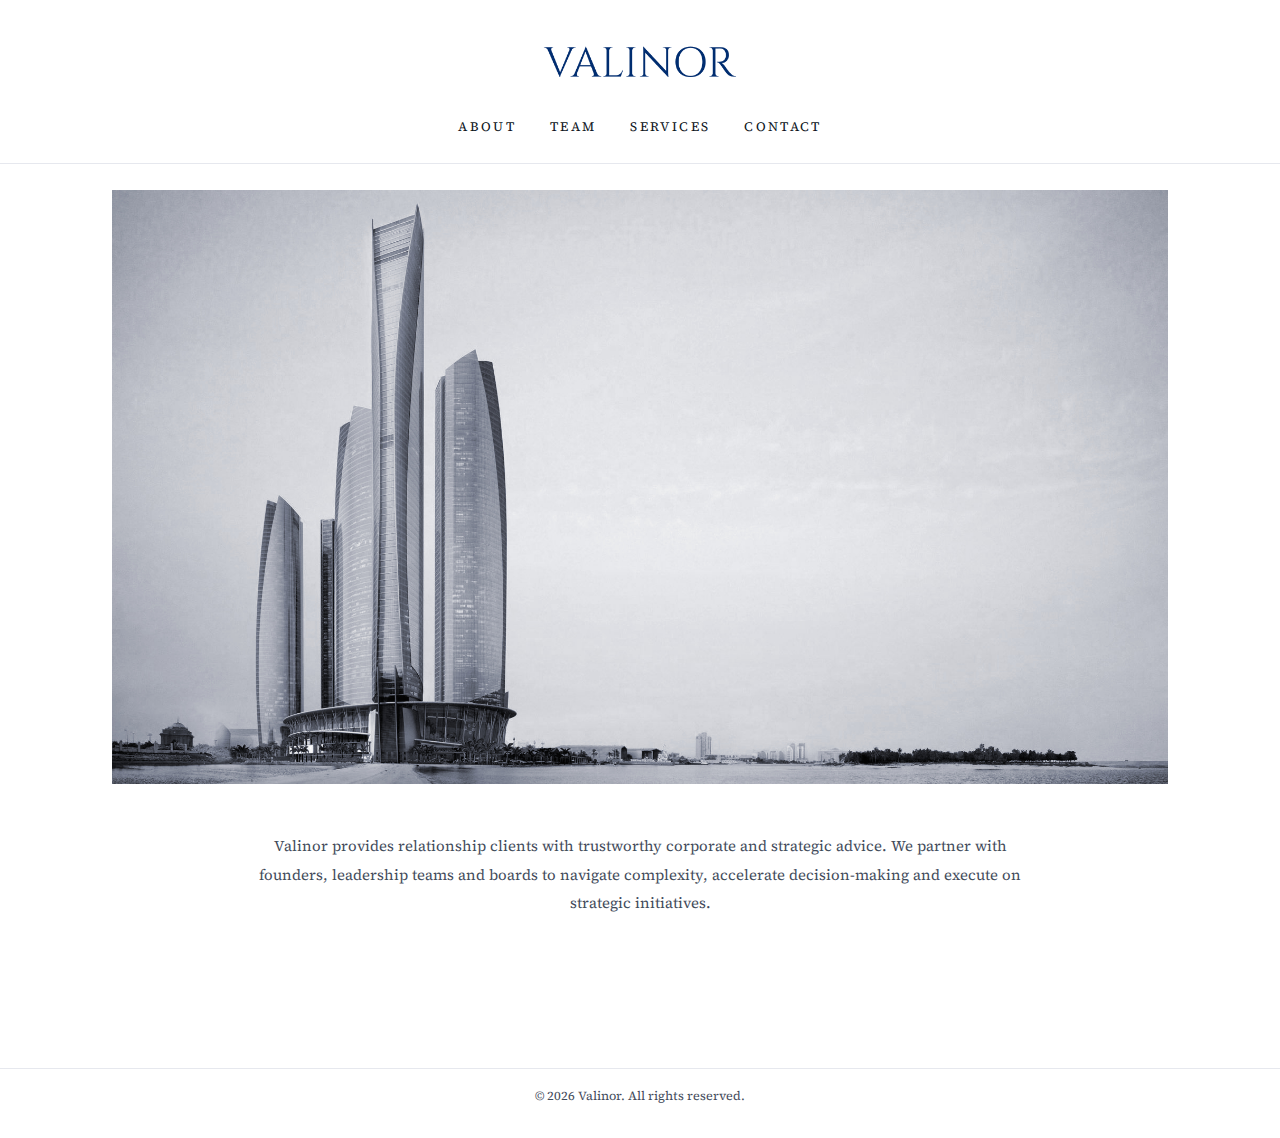
<file: index.html>
<!doctype html>
<html lang="en">
<head>
  <meta charset="utf-8" />
  <link rel="icon" href="favicon.ico" type="image/x-icon">
  <meta name="viewport" content="width=device-width,initial-scale=1" />
  <title>Valinor</title>
  <meta name="description" content="Valinor Advisory" />

  <link rel="preconnect" href="https://fonts.googleapis.com">
  <link rel="preconnect" href="https://fonts.gstatic.com" crossorigin>
  <link href="https://fonts.googleapis.com/css2?family=Source+Serif+4:opsz,wght@8..60,400;8..60,500;8..60,600&display=swap" rel="stylesheet">

  <style>
    :root{
      --bg:#ffffff;
      --text:#0b1220;
      --muted:#3f4a5a;
      --line:#e6e8ee;
      --max:1100px;
    }
    *{box-sizing:border-box}
    html{overflow-y:scroll}
    body{
      margin:0;
      background:var(--bg);
      color:var(--text);
      font-family:"Source Serif 4", Georgia, "Times New Roman", serif;
      -webkit-font-smoothing:antialiased;
      text-rendering:optimizeLegibility;
    }
    a{color:inherit;text-decoration:none}
    a:hover{text-decoration:underline}
    .wrap{max-width:var(--max);margin:0 auto;padding:0 22px}

    /* Header — identical to About */
    header{
      padding:34px 0 18px;
      border-bottom:1px solid var(--line);
    }
    .head{
      display:flex;
      flex-direction:column;
      align-items:center;
      gap:18px;
    }
    .logo{
      display:block;
      height:56px;
      width:auto;
      max-width:min(420px, 90vw);
      object-fit:contain;
    }
    nav{
      display:flex;
      gap:22px;
      flex-wrap:wrap;
      justify-content:center;
      align-items:center;
      font-size:13px;
      letter-spacing:.18em;
      text-transform:uppercase;
    }
    nav a{padding:10px 6px;color:var(--text)}

/* Home hero */
.hero{padding:26px 0 0}

.image-frame{
  width:100%;
  background:#f6f7fb;
}

.image-frame img{
  display:block;
  width:100%;
  height:auto;
}


    .home-text{
      margin:0 auto;
      max-width:820px;
      text-align:center;
      color:var(--muted);
      font-size:15px;
      line-height:1.9;
      padding:48px 22px 0;
    }

    footer{
      border-top:1px solid var(--line);
      padding:18px 0 34px;
      margin-top:150px;
      color:var(--muted);
      font-size:12.5px;
    }

    @media (max-width:720px){
      header{padding:26px 0 14px}
      .logo{height:46px}
      nav{gap:14px;letter-spacing:.16em}
      .image-frame img{height:280px}
      .home-text{padding:32px 22px 0}
      footer{margin-top:100px}
    }
  </style>
</head>

<body>

<header>
  <div class="wrap">
    <div class="head">
      <a href="index.html">
        <img class="logo" src="Navy_Transparent.png" alt="Valinor" />
      </a>
      <nav>
        <a href="about.html">About</a>
        <a href="team.html">Team</a>
        <a href="services.html">Services</a>
        <a href="contact.html">Contact</a>
      </nav>
    </div>
  </div>
</header>

<main class="hero">
  <div class="wrap">
    <div class="image-frame">
      <img src="abu-dhabi.jpg" alt="abu-dhabi" />
    </div>
    <p class="home-text">
      Valinor provides relationship clients with trustworthy corporate and strategic advice.
      We partner with founders, leadership teams and boards to navigate complexity,
      accelerate decision-making and execute on strategic initiatives.
    </p>
  </div>
</main>

<footer>
  <div class="wrap" style="text-align:center;">
    &copy; <span id="y"></span> Valinor. All rights reserved.
  </div>
</footer>

<script>
  document.getElementById("y").textContent = new Date().getFullYear();
</script>

</body>
</html>
</file>
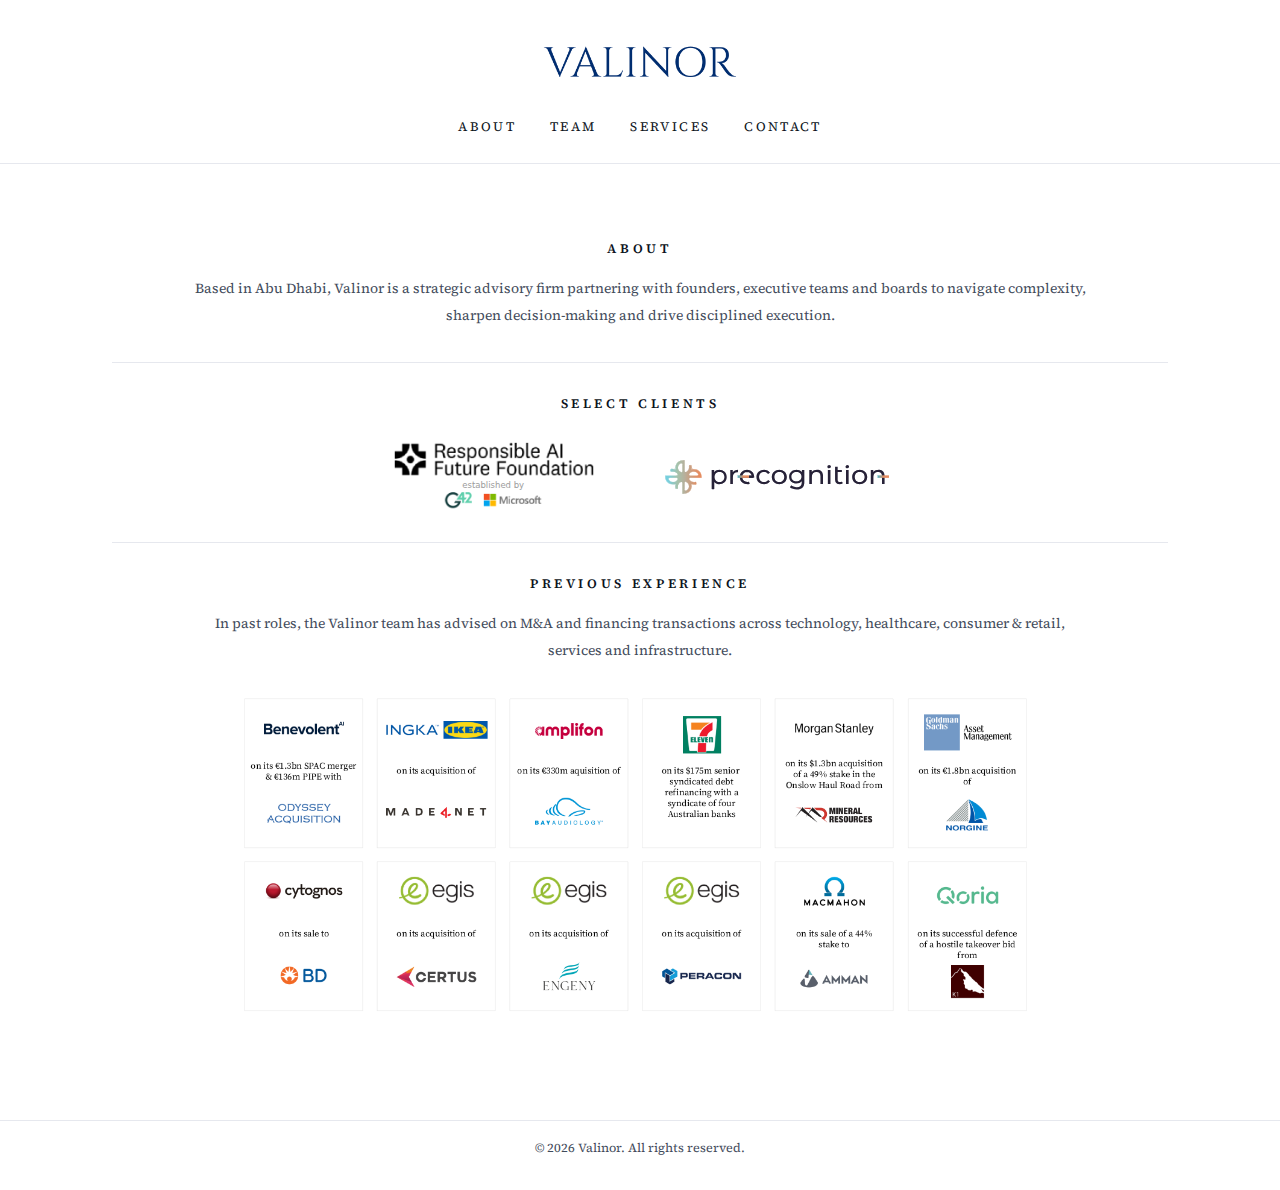
<file: about.html>
<!doctype html>
<html lang="en">
<head>
  <meta charset="utf-8" />
  <link rel="icon" href="favicon.ico" type="image/x-icon">
  <meta name="viewport" content="width=device-width,initial-scale=1" />
  <title>About | Valinor</title>
  <meta name="description" content="About Valinor" />

  <!-- Source Serif 4 -->
  <link rel="preconnect" href="https://fonts.googleapis.com">
  <link rel="preconnect" href="https://fonts.gstatic.com" crossorigin>
  <link href="https://fonts.googleapis.com/css2?family=Source+Serif+4:opsz,wght@8..60,400;8..60,500;8..60,600&display=swap" rel="stylesheet">

  <style>
    :root{
      --bg:#ffffff;
      --text:#0b1220;
      --muted:#3f4a5a;
      --line:#e6e8ee;
      --max:1100px;
    }

    *{box-sizing:border-box}
    html{overflow-y:scroll}

    body{
      margin:0;
      background:var(--bg);
      color:var(--text);
      font-family:"Source Serif 4", Georgia, "Times New Roman", serif;
      -webkit-font-smoothing:antialiased;
      text-rendering:optimizeLegibility;
    }

    a{color:inherit;text-decoration:none}
    a:hover{text-decoration:underline}

    .wrap{max-width:var(--max);margin:0 auto;padding:0 22px}

    /* Header */
    header{
      padding:34px 0 18px;
      border-bottom:1px solid var(--line);
    }

    .head{
      display:flex;
      flex-direction:column;
      align-items:center;
      gap:18px;
    }

    .logo{
      display:block;
      height:56px;
      width:auto;
      max-width:min(420px, 90vw);
      object-fit:contain;
    }

    nav{
      display:flex;
      gap:22px;
      flex-wrap:wrap;
      justify-content:center;
      align-items:center;
      font-size:13px;
      letter-spacing:.18em;
      text-transform:uppercase;
    }

    nav a{padding:10px 6px;color:var(--text)}

    /* Page */
    main{padding:44px 0 52px}
    .section{padding:32px 0}
    .section + .section{border-top:1px solid var(--line)}

    .eyebrow{
      margin:0 0 18px;
      font-size:13px;
      letter-spacing:.28em;
      text-transform:uppercase;
      font-weight:600;
      text-align:center;
    }

    .copy{
      margin:0 auto;
      max-width:900px;
      color:var(--muted);
      font-size:14px;
      line-height:1.95;
      text-align:center;
    }

    /* LOGO GRID BASE */
    .logo-grid{
      margin-top:30px;
      display:grid;
      align-items:center;
      justify-items:center;
    }

    .logo-item{
      display:flex;
      align-items:center;
      justify-content:center;
    }

    /* Select Clients — UPDATED SPACING */
    #clientsGrid{
      grid-template-columns:repeat(2, auto);
      column-gap:60px;   /* ← Increased horizontal spacing */
      row-gap:24px;
      justify-content:center;
    }

    #clientsGrid img{
      max-height:68px;
      width:auto;
      height:auto;
      object-fit:contain;
    }

    /* Previous Experience */
    #experienceGrid .logo-item{
      padding:0;
    }

    footer{
      border-top:1px solid var(--line);
      padding:18px 0 34px;
      color:var(--muted);
      font-size:12.5px;
    }

    @media (max-width:720px){

      header{padding:26px 0 14px}
      .logo{height:46px}
      nav{gap:14px;letter-spacing:.16em}

      .copy{font-size:15.5px}

      /* Stack client logos on mobile */
      #clientsGrid{
        grid-template-columns:1fr;
        column-gap:0;
        row-gap:20px;
      }

      #clientsGrid img{
        max-height:42px;
      }
    }

    .experience-desktop,
    .experience-mobile{
      display:block;
      margin:10px auto 0;
      width:80%;
      height:auto;
    }

    .experience-mobile{display:none}

    @media (max-width:720px){
      .experience-desktop{display:none}
      .experience-mobile{
        display:block;
        width:90%;
      }
    }

  </style>
</head>

<body>

  <header>
    <div class="wrap">
      <div class="head">
        <a href="index.html">
          <img class="logo" src="Navy_Transparent.png" alt="Valinor" />
        </a>
        <nav>
          <a href="about.html">About</a>
          <a href="team.html">Team</a>
          <a href="services.html">Services</a>
          <a href="contact.html">Contact</a>
        </nav>
      </div>
    </div>
  </header>

  <main>
    <div class="wrap">

      <section class="section">
        <h1 class="eyebrow">About</h1>
        <p class="copy">
          Based in Abu Dhabi, Valinor is a strategic advisory firm partnering with founders,
          executive teams and boards to navigate complexity, sharpen decision-making and
          drive disciplined execution.
        </p>
      </section>

      <section class="section">
        <h2 class="eyebrow">Select Clients</h2>
        <div class="logo-grid" id="clientsGrid">
          <div class="logo-item">
            <img src="RAIFF_Logo.svg" alt="RAIFF">
          </div>
          <div class="logo-item">
            <img src="Precognition.png" alt="Precognition">
          </div>
        </div>
      </section>

      <section class="section">
        <h2 class="eyebrow">Previous Experience</h2>
        <p class="copy">
          In past roles, the Valinor team has advised on M&A and financing transactions
          across technology, healthcare, consumer & retail, services and infrastructure.
        </p>

        <img class="experience-desktop" src="Tombstone Master.png" alt="Previous Experience">
        <img class="experience-mobile" src="Tombstone Master Mobile.png" alt="Previous Experience">
      </section>

    </div>
  </main>

  <footer>
    <div class="wrap" style="text-align:center;">
      &copy; <span id="y"></span> Valinor. All rights reserved.
    </div>
  </footer>

  <script>
    document.getElementById("y").textContent = new Date().getFullYear();
  </script>

</body>
</html>
</file>
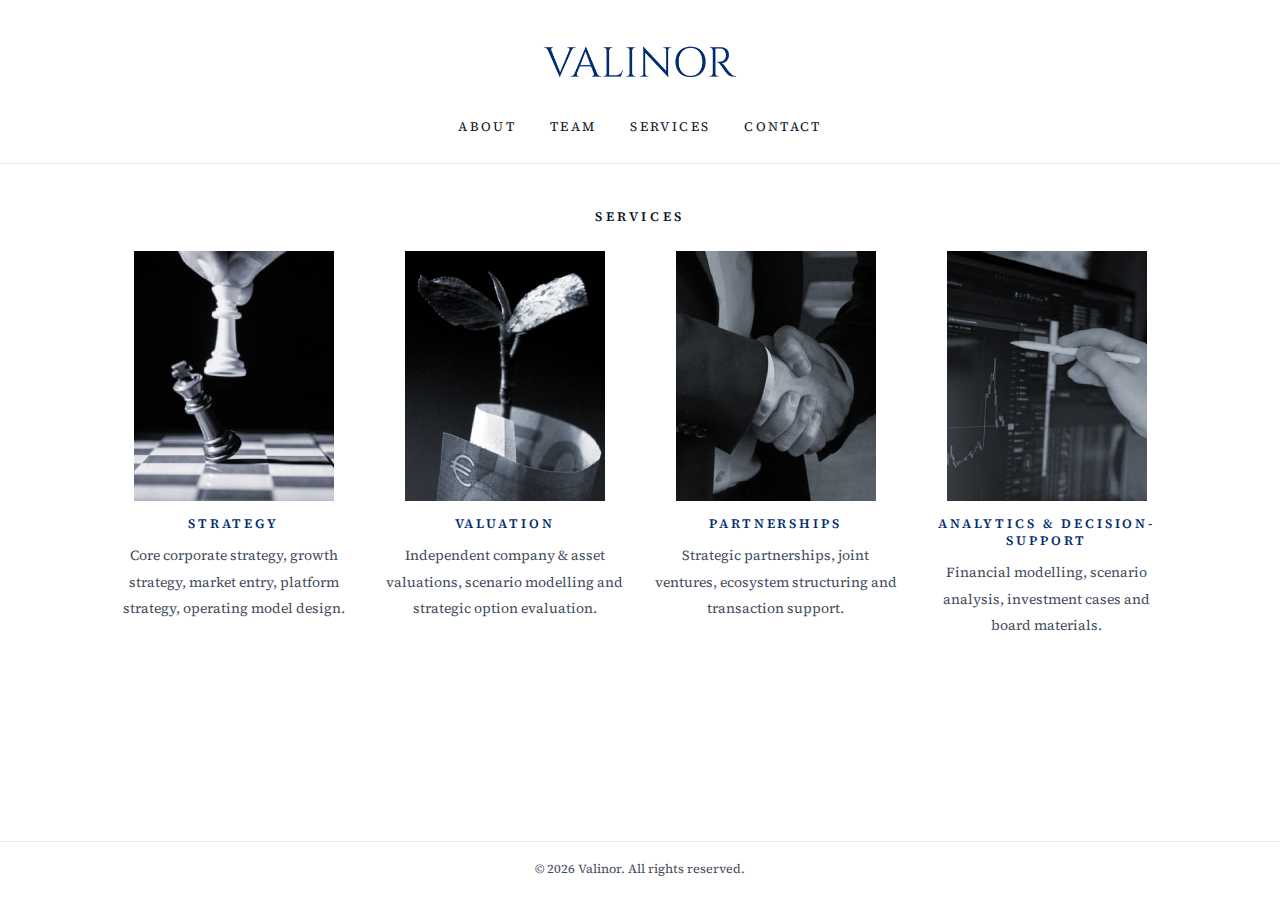
<file: services.html>
<!doctype html>
<html lang="en">
<head>
  <meta charset="utf-8" />
  <link rel="icon" href="favicon.ico" type="image/x-icon">
  <meta name="viewport" content="width=device-width,initial-scale=1" />
  <title>Services | Valinor</title>
  <meta name="description" content="Valinor Advisory – Services" />

  <link rel="preconnect" href="https://fonts.googleapis.com">
  <link rel="preconnect" href="https://fonts.gstatic.com" crossorigin>
  <link href="https://fonts.googleapis.com/css2?family=Source+Serif+4:opsz,wght@8..60,400;8..60,500;8..60,600&display=swap" rel="stylesheet">

  <style>
    :root{
      --bg:#ffffff;
      --text:#0b1220;
      --muted:#3f4a5a;
      --line:#e6e8ee;
      --max:1100px;
    }
    *{box-sizing:border-box}
    html{overflow-y:scroll}
    body{
      margin:0;
      background:var(--bg);
      color:var(--text);
      font-family:"Source Serif 4", Georgia, "Times New Roman", serif;
      -webkit-font-smoothing:antialiased;
      text-rendering:optimizeLegibility;
    }
    a{color:inherit;text-decoration:none}
    a:hover{text-decoration:underline}
    .wrap{max-width:var(--max);margin:0 auto;padding:0 22px}

    /* Header — identical to About */
    header{
      padding:34px 0 18px;
      border-bottom:1px solid var(--line);
    }
    .head{
      display:flex;
      flex-direction:column;
      align-items:center;
      gap:18px;
    }
    .logo{
      display:block;
      height:56px;
      width:auto;
      max-width:min(420px, 90vw);
      object-fit:contain;
    }
    nav{
      display:flex;
      gap:22px;
      flex-wrap:wrap;
      justify-content:center;
      align-items:center;
      font-size:13px;
      letter-spacing:.18em;
      text-transform:uppercase;
    }
    nav a{padding:10px 6px;color:var(--text)}

    /* Page */
    main{padding:44px 0 52px}

    .eyebrow{
      margin:0 0 18px;
      font-size:13px;
      letter-spacing:.28em;
      text-transform:uppercase;
      font-weight:600;
      text-align:center;
    }

    /* Services grid (4 columns desktop) */
    .services-grid{
      display:grid;
      grid-template-columns:repeat(4, minmax(0, 1fr));
      gap:28px;
      margin-top:26px;
    }
    .service{
      text-align:center;
    }
    .service img{
      display:block;
      margin:0 auto 14px;
      max-width:100%;
      height:auto;
    }
    .service h3{
      margin:0 0 10px;
      font-size:13px;
      letter-spacing:.22em;
      text-transform:uppercase;
      font-weight:600;
    }
    .service p{
      margin:0;
      color:var(--muted);
      font-size:14px;
      line-height:1.9;
    }

    footer{
      border-top:1px solid var(--line);
      padding:18px 0 34px;
      margin-top:150px;
      color:var(--muted);
      font-size:12.5px;
    }

.service h3{ color: rgb(0,45,112); }

    
    @media (max-width:720px){
      header{padding:26px 0 14px}
      .logo{height:46px}
      nav{gap:14px;letter-spacing:.16em}

      .services-grid{
        grid-template-columns:1fr;
        gap:34px;
      }
      .service p{font-size:15.5px}
      footer{margin-top:100px}
    }
  </style>
</head>

<body>

<header>
  <div class="wrap">
    <div class="head">
      <a href="index.html">
        <img class="logo" src="Navy_Transparent.png" alt="Valinor" />
      </a>
      <nav>
        <a href="about.html">About</a>
        <a href="team.html">Team</a>
        <a href="services.html">Services</a>
        <a href="contact.html">Contact</a>
      </nav>
    </div>
  </div>
</header>

<main>
  <div class="wrap">
    <h1 class="eyebrow">Services</h1>

    <div class="services-grid">
      <div class="service">
        <img src="SERVICE-1.png" alt="Service 1">
        <h3>Strategy</h3>
        <p>Core corporate strategy, growth strategy, market entry, platform strategy, operating model design.</p>
      </div>

      <div class="service">
        <img src="SERVICE-2.png" alt="Service 2">
        <h3>Valuation</h3>
        <p>Independent company & asset valuations, scenario modelling and strategic option evaluation.</p>
      </div>

      <div class="service">
        <img src="SERVICE-3.png" alt="Service 3">
        <h3>Partnerships</h3>
        <p>Strategic partnerships, joint ventures, ecosystem structuring and transaction support.</p>
      </div>

      <div class="service">
        <img src="SERVICE-4.png" alt="Service 4">
        <h3>Analytics & Decision-Support</h3>
        <p>Financial modelling, scenario analysis, investment cases and board materials.</p>
      </div>
    </div>
  </div>
</main>

<footer>
  <div class="wrap" style="text-align:center;">
    &copy; <span id="y"></span> Valinor. All rights reserved.
  </div>
</footer>

<script>
  document.getElementById("y").textContent = new Date().getFullYear();
</script>

</body>
</html>
</file>
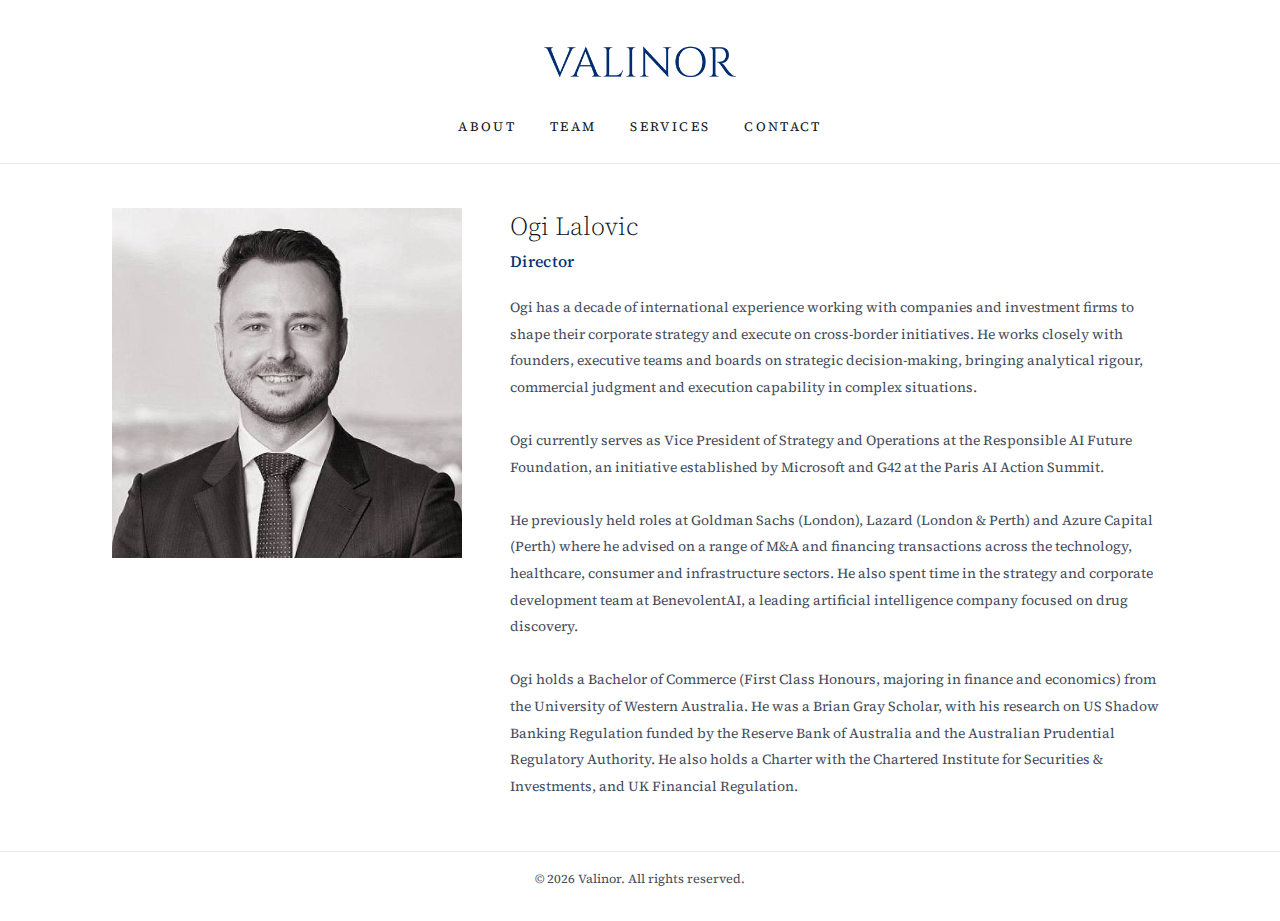
<file: team.html>
<!doctype html>
<html lang="en">
<head>
  <meta charset="utf-8" />
  <link rel="icon" href="favicon.ico" type="image/x-icon">

  <meta name="viewport" content="width=device-width,initial-scale=1" />
  <title>Team | Valinor</title>
  <meta name="description" content="Team at Valinor" />

  <!-- Source Serif 4 -->
  <link rel="preconnect" href="https://fonts.googleapis.com">
  <link rel="preconnect" href="https://fonts.gstatic.com" crossorigin>
  <link href="https://fonts.googleapis.com/css2?family=Source+Serif+4:opsz,wght@8..60,400;8..60,500;8..60,600&display=swap" rel="stylesheet">

  <style>
    :root{
      --bg:#ffffff;
      --text:#0b1220;
      --muted:#3f4a5a;
      --line:#e6e8ee;
      --max:1100px;
    }
    *{box-sizing:border-box}
    html{overflow-y:scroll}
    body{
      margin:0;
      background:var(--bg);
      color:var(--text);
      font-family:"Source Serif 4", Georgia, "Times New Roman", serif;
      -webkit-font-smoothing:antialiased;
      text-rendering:optimizeLegibility;
    }
    a{color:inherit;text-decoration:none}
    a:hover{text-decoration:underline}
    .wrap{max-width:var(--max);margin:0 auto;padding:0 22px}

    header{
      padding:34px 0 18px;
      border-bottom:1px solid var(--line);
    }
    .head{
      display:flex;
      flex-direction:column;
      align-items:center;
      gap:18px;
    }
    .logo{
      display:block;
      height:56px;
      width:auto;
      max-width:min(420px, 90vw);
      object-fit:contain;
    }
    nav{
      display:flex;
      gap:22px;
      flex-wrap:wrap;
      justify-content:center;
      align-items:center;
      font-size:13px;
      letter-spacing:.18em;
      text-transform:uppercase;
    }
    nav a{padding:10px 6px;color:var(--text)}

    main{padding:44px 0 52px}

    .team-row{
      display:grid;
      grid-template-columns: auto 1fr; /* image keeps natural width */
      gap:48px;
      align-items:start;
    }

    /* Image renders at native size (no stretching, no frame) */
.photo img{
  display:block;
  width:350px;
  height:350px;
  object-fit:cover;
}


    .name{
      margin:0 0 6px;
      font-size:26px;
      font-weight:300;
    }
.title{
  margin:0 0 22px;
  font-size:16px;
  font-weight:500;
  letter-spacing:.02em;
  color: rgb(0, 45, 112);
}

    .bio{
      margin:0;
      color:var(--muted);
      font-size:14px;
      line-height:1.9;
      max-width:720px;
    }

    footer{
      border-top:1px solid var(--line);
      padding:18px 0 34px;
      color:var(--muted);
      font-size:12.5px;
    }

    @media (max-width:720px){
      header{padding:26px 0 14px}
      .logo{height:46px}
      nav{gap:14px;letter-spacing:.16em}
.photo img{
  width:220px;
  height:220px;
}

      .team-row{grid-template-columns: 1fr; gap:22px;}
      .name{font-size:24px;}
    }
  </style>
</head>

<body>
  <header>
    <div class="wrap">
      <div class="head">
        <a href="index.html">
          <img class="logo" src="Navy_Transparent.png" alt="Valinor" />
        </a>

        <nav>
          <a href="about.html">About</a>
          <a href="team.html">Team</a>
          <a href="services.html">Services</a>
          <a href="contact.html">Contact</a>
        </nav>
      </div>
    </div>
  </header>

  <main>
    <div class="wrap">
      <div class="team-row">

        <div class="photo" aria-label="Profile image">
          <img src="ogi.jpg" alt="Ogi Lalovic" />
        </div>

        <div>
          <h1 class="name">Ogi Lalovic</h1>
          <div class="title">Director</div>
          <p class="bio">
Ogi has a decade of international experience working with companies and investment firms to shape their corporate strategy and execute on cross-border initiatives. He works closely with founders, executive teams and boards on strategic decision-making, bringing analytical rigour, commercial judgment and execution capability in complex situations.
<br><br>
Ogi currently serves as Vice President of Strategy and Operations at the Responsible AI Future Foundation, an initiative established by Microsoft and G42 at the Paris AI Action Summit.
<br><br>
He previously held roles at Goldman Sachs (London), Lazard (London &amp; Perth) and Azure Capital (Perth) where he advised on a range of M&amp;A and financing transactions across the technology, healthcare, consumer and infrastructure sectors. He also spent time in the strategy and corporate development team at BenevolentAI, a leading artificial intelligence company focused on drug discovery.
<br><br>
Ogi holds a Bachelor of Commerce (First Class Honours, majoring in finance and economics) from the University of Western Australia. He was a Brian Gray Scholar, with his research on US Shadow Banking Regulation funded by the Reserve Bank of Australia and the Australian Prudential Regulatory Authority. He also holds a Charter with the Chartered Institute for Securities &amp; Investments, and UK Financial Regulation.
</p>

        </div>

      </div>
    </div>
  </main>

  <footer>
    <div class="wrap" style="text-align:center;">
      &copy; <span id="y"></span> Valinor. All rights reserved.
    </div>
  </footer>

  <script>
    document.getElementById("y").textContent = new Date().getFullYear();
  </script>
</body>
</html>
</file>
